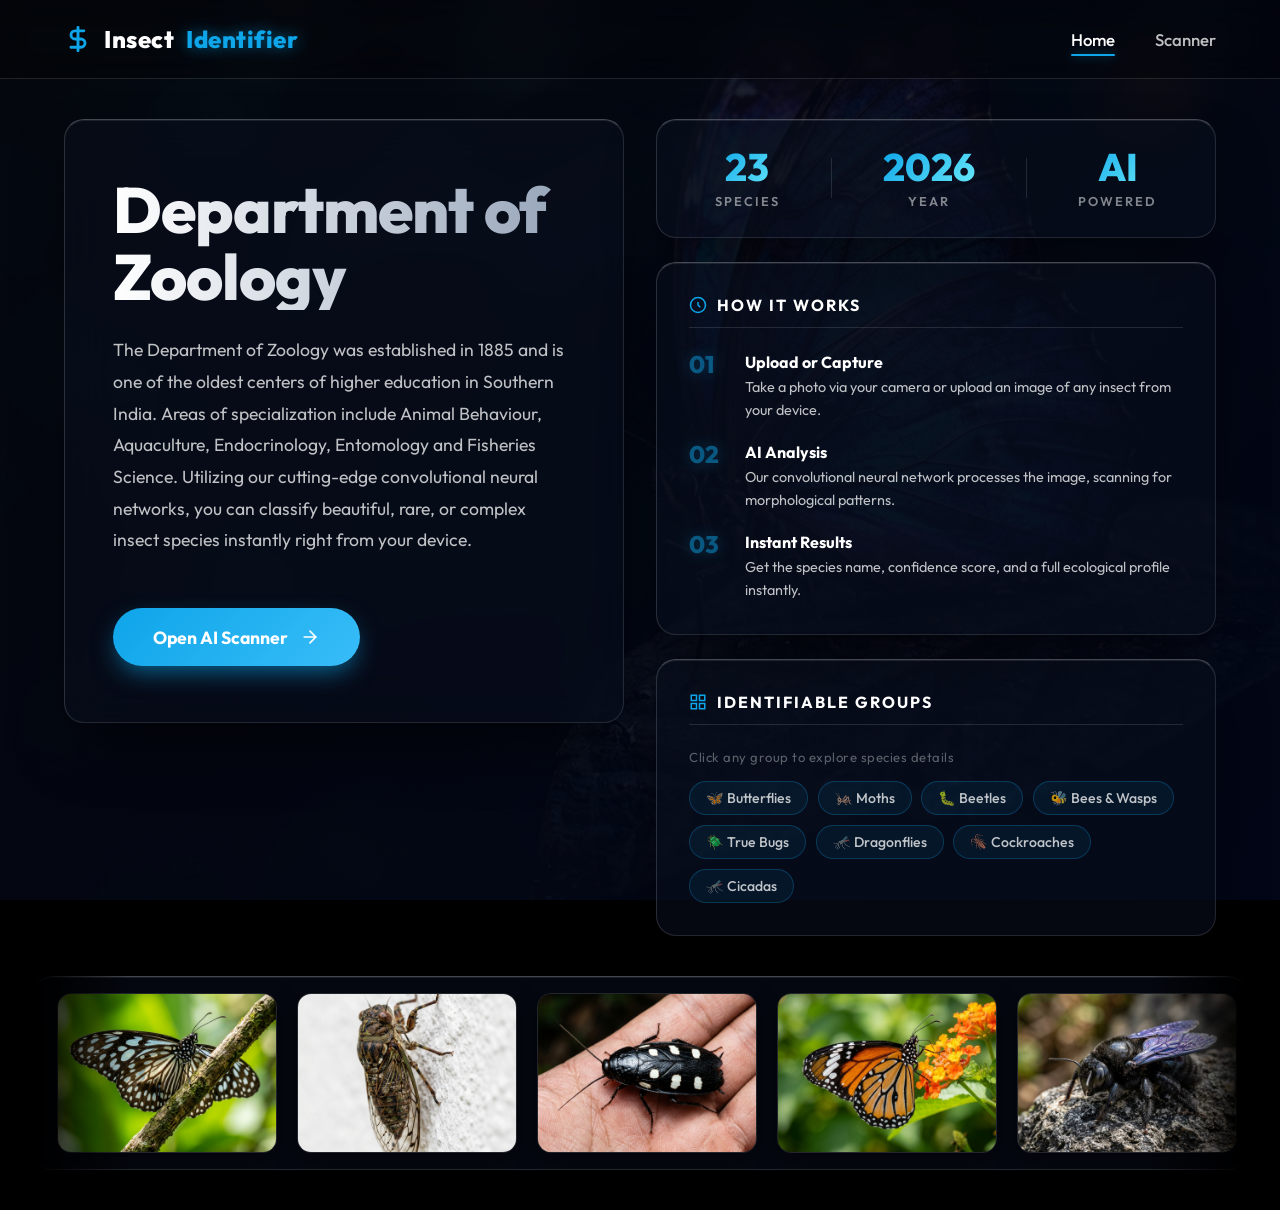
<file: index.html>
<!DOCTYPE html>
<html lang="en">

<head>
    <meta charset="UTF-8">
    <meta name="viewport" content="width=device-width, initial-scale=1.0">
    <title>Insect Identifier | Department of Zoology, MCC</title>
    <link rel="stylesheet" href="./css/style.css?v=8">
</head>

<body>
    <nav class="navbar">
        <a href="./index.html" class="brand">
            <svg width="28" height="28" viewBox="0 0 24 24" fill="none" stroke="var(--accent-primary)"
                stroke-width="2.5" stroke-linecap="round" stroke-linejoin="round">
                <path d="M12 2v20M17 5H9.5a3.5 3.5 0 0 0 0 7h5a3.5 3.5 0 0 1 0 7H6" />
            </svg>
            Insect <span>Identifier</span>
        </a>
        <div class="nav-links">
            <a href="./index.html" class="active">Home</a>
            <a href="./scanner.html">Scanner</a>
        </div>
    </nav>

    <div class="home-container">

        <!-- LEFT: Hero Panel -->
        <section class="hero-content glass-panel">
            <h1>Department of<br>Zoology</h1>
            <p>
                The Department of Zoology was established in 1885 and is one of the oldest centers of higher education
                in Southern India. Areas of specialization include Animal Behaviour, Aquaculture, Endocrinology,
                Entomology and Fisheries Science. Utilizing our cutting-edge convolutional neural networks, you can
                classify beautiful, rare, or complex insect species instantly right from your device.
            </p>
            <br>
            <a href="./scanner.html" class="btn-primary">
                Open AI Scanner
                <svg width="20" height="20" viewBox="0 0 24 24" fill="none" stroke="currentColor" stroke-width="2"
                    stroke-linecap="round" stroke-linejoin="round">
                    <line x1="5" y1="12" x2="19" y2="12"></line>
                    <polyline points="12 5 19 12 12 19"></polyline>
                </svg>
            </a>
        </section>

        <!-- RIGHT: Informative Panel -->
        <aside class="info-sidebar">

            <!-- Stats Row -->
            <div class="stats-row glass-panel">
                <div class="stat-item">
                    <div class="stat-number">23</div>
                    <div class="stat-label">Species</div>
                </div>
                <div class="stat-divider"></div>
                <div class="stat-item">
                    <div class="stat-number">2026</div>
                    <div class="stat-label">Year</div>
                </div>
                <div class="stat-divider"></div>
                <div class="stat-item">
                    <div class="stat-number">AI</div>
                    <div class="stat-label">Powered</div>
                </div>
            </div>

            <!-- How It Works -->
            <div class="how-it-works glass-panel">
                <h3 class="sidebar-title">
                    <svg width="18" height="18" fill="none" stroke="var(--accent-primary)" stroke-width="2" viewBox="0 0 24 24"><circle cx="12" cy="12" r="10"/><path d="M12 8v4l3 3"/></svg>
                    How It Works
                </h3>
                <div class="step-list">
                    <div class="step">
                        <div class="step-num">01</div>
                        <div class="step-info">
                            <div class="step-title">Upload or Capture</div>
                            <div class="step-desc">Take a photo via your camera or upload an image of any insect from your device.</div>
                        </div>
                    </div>
                    <div class="step">
                        <div class="step-num">02</div>
                        <div class="step-info">
                            <div class="step-title">AI Analysis</div>
                            <div class="step-desc">Our convolutional neural network processes the image, scanning for morphological patterns.</div>
                        </div>
                    </div>
                    <div class="step">
                        <div class="step-num">03</div>
                        <div class="step-info">
                            <div class="step-title">Instant Results</div>
                            <div class="step-desc">Get the species name, confidence score, and a full ecological profile instantly.</div>
                        </div>
                    </div>
                </div>
            </div>

            <!-- Species Categories -->
            <div class="categories-panel glass-panel">
                <h3 class="sidebar-title">
                    <svg width="18" height="18" fill="none" stroke="var(--accent-primary)" stroke-width="2" viewBox="0 0 24 24"><path d="M3 3h7v7H3zM14 3h7v7h-7zM3 14h7v7H3zM14 14h7v7h-7z"/></svg>
                    Identifiable Groups
                </h3>
                <p class="category-hint">Click any group to explore species details</p>
                <div class="category-tags">
                    <span class="cat-tag" data-group="butterfly">🦋 Butterflies</span>
                    <span class="cat-tag" data-group="moth">🦗 Moths</span>
                    <span class="cat-tag" data-group="beetle">🐛 Beetles</span>
                    <span class="cat-tag" data-group="bee">🐝 Bees & Wasps</span>
                    <span class="cat-tag" data-group="bug">🪲 True Bugs</span>
                    <span class="cat-tag" data-group="dragonfly">🦟 Dragonflies</span>
                    <span class="cat-tag" data-group="cockroach">🪳 Cockroaches</span>
                    <span class="cat-tag" data-group="cicada">🦟 Cicadas</span>
                </div>
            </div>

        </aside>
    </div>

    <!-- Scrolling Insect Gallery Marquee -->
    <div class="bottom-marquee glass-panel">
        <div class="marquee-track">
            <img src="./img/slider/1.jpg" class="marquee-img" alt="Blue Tiger Butterfly">
            <img src="./img/slider/2.jpg" class="marquee-img" alt="Cicada">
            <img src="./img/slider/3.jpg" class="marquee-img" alt="7-Spotted Cockroach">
            <img src="./img/slider/4.jpg" class="marquee-img" alt="Common Tiger Butterfly">
            <img src="./img/slider/5.jpg" class="marquee-img" alt="Carpenter Bee">
            <!-- Duplicate for seamless loop -->
            <img src="./img/slider/1.jpg" class="marquee-img" alt="Blue Tiger Butterfly">
            <img src="./img/slider/2.jpg" class="marquee-img" alt="Cicada">
            <img src="./img/slider/3.jpg" class="marquee-img" alt="7-Spotted Cockroach">
            <img src="./img/slider/4.jpg" class="marquee-img" alt="Common Tiger Butterfly">
            <img src="./img/slider/5.jpg" class="marquee-img" alt="Carpenter Bee">
        </div>
    </div>

    <!-- ===== SPECIES MODAL ===== -->
    <div class="species-modal-overlay" id="speciesOverlay">
        <div class="species-modal glass-panel">
            <div class="modal-header">
                <h2 id="modalTitle">Species</h2>
                <button class="modal-close" id="modalClose" aria-label="Close">&#x2715;</button>
            </div>
            <div class="modal-species-list" id="modalSpeciesList">
                <!-- Cards injected by JS -->
            </div>
        </div>
    </div>

    <script>
        // ── Species database from JSON file ──
        let SPECIES_DB = {};
        fetch('./insect_details.json')
            .then(res => res.json())
            .then(data => { SPECIES_DB = data; })
            .catch(err => console.error("Could not load species DB:", err));

        // ── Category → label keywords mapping ──
        const CATEGORY_MAP = {
            butterfly: ['Blue tiger','Common gull','Common mormon','Common tiger','Common wanderer','Crimson rose','Emigrant','Eurema','Plain tiger','Tawny coster'],
            moth:      ['Death','Eudocima','Eupterote','Sandwood','Sphinx','Thyas'],
            beetle:    ['Rhinoceros'],
            bee:       ['Carpenter bee','Paper wasp'],
            bug:       ['Pyrochorrid'],
            dragonfly: ['Dragonfly'],
            cockroach: ['cockroach'],
            cicada:    ['Cicada']
        };

        function getSpeciesForGroup(group) {
            const keywords = CATEGORY_MAP[group] || [];
            return Object.entries(SPECIES_DB).filter(([key]) =>
                keywords.some(kw => key.toLowerCase().includes(kw.toLowerCase()))
            );
        }

        function openModal(group, groupLabel) {
            const entries = getSpeciesForGroup(group);
            const list = document.getElementById('modalSpeciesList');
            const title = document.getElementById('modalTitle');

            title.textContent = groupLabel + ' — Field Guide';
            list.innerHTML = '';

            if (entries.length === 0) {
                list.innerHTML = '<p style="color:var(--text-secondary);padding:2rem;">No species data found for this group.</p>';
            } else {
                entries.forEach(([key, html]) => {
                    const card = document.createElement('div');
                    card.className = 'modal-species-card glass-panel';
                    const name = key.replace(/_/g,' ').replace(/\b\w/g, c => c.toUpperCase());
                    card.innerHTML = `
                        <div class="modal-species-name">${name}</div>
                        <div class="modal-species-details details-content">${html}</div>
                    `;
                    list.appendChild(card);
                });
            }

            document.getElementById('speciesOverlay').classList.add('active');
            document.body.style.overflow = 'hidden';
        }

        function closeModal() {
            document.getElementById('speciesOverlay').classList.remove('active');
            document.body.style.overflow = '';
        }

        document.getElementById('modalClose').addEventListener('click', closeModal);
        document.getElementById('speciesOverlay').addEventListener('click', function(e) {
            if (e.target === this) closeModal();
        });
        document.addEventListener('keydown', e => { if (e.key === 'Escape') closeModal(); });

        document.querySelectorAll('.cat-tag').forEach(tag => {
            tag.addEventListener('click', () => {
                openModal(tag.dataset.group, tag.textContent.trim());
            });
        });
    </script>
</body>

</html>
</file>
<file: css/style.css>
@import url('https://fonts.googleapis.com/css2?family=Outfit:wght@300;400;500;600;700;800&display=swap');

:root {
  --text-primary: #ffffff;
  --text-secondary: rgba(255, 255, 255, 0.75);
  --accent-primary: #0ea5e9; /* Deep cyan/blue */
  --accent-glow: rgba(14, 165, 233, 0.6);
  --accent-hover: #38bdf8;
  --glass-bg: rgba(10, 15, 30, 0.55);
  --glass-border: rgba(255, 255, 255, 0.12);
  --success-color: #10b981;
}

* {
  margin: 0;
  padding: 0;
  box-sizing: border-box;
}

body {
  font-family: 'Outfit', sans-serif;
  color: var(--text-primary);
  min-height: 100vh;
  display: flex;
  flex-direction: column;
  background-color: #000;
  position: relative;
  overflow-x: hidden;
}

/* Animations */
@keyframes fadeSlideUp {
  0% { opacity: 0; transform: translateY(20px); }
  100% { opacity: 1; transform: translateY(0); }
}

@keyframes pulseGlow {
  0% { box-shadow: 0 0 15px var(--accent-glow); }
  50% { box-shadow: 0 0 25px var(--accent-glow); }
  100% { box-shadow: 0 0 15px var(--accent-glow); }
}

/* Insect Background Layer */
body::before {
  content: '';
  position: fixed;
  inset: 0;
  background: url('/static/img/bg.png') no-repeat center center fixed;
  background-size: cover;
  z-index: -2;
  transition: transform 0.5s ease;
}

/* Gradient Overlay to ensure readability and mood */
body::after {
  content: '';
  position: fixed;
  inset: 0;
  background: linear-gradient(135deg, rgba(5, 8, 15, 0.85) 0%, rgba(2, 6, 23, 0.95) 100%);
  z-index: -1;
}

/* Glassmorphism Reusable Classes */
.glass-panel {
  background: var(--glass-bg);
  backdrop-filter: blur(24px);
  -webkit-backdrop-filter: blur(24px);
  border: 1px solid var(--glass-border);
  border-top: 1px solid rgba(255, 255, 255, 0.25);
  border-left: 1px solid rgba(255, 255, 255, 0.15);
  border-radius: 20px;
  box-shadow: 0 30px 60px -15px rgba(0, 0, 0, 0.6), inset 0 1px 1px rgba(255,255,255,0.1);
  animation: fadeSlideUp 0.8s cubic-bezier(0.16, 1, 0.3, 1) forwards;
}

/* Navbar */
.navbar {
  display: flex;
  justify-content: space-between;
  align-items: center;
  padding: 1.5rem 5%;
  background: rgba(0, 0, 0, 0.25);
  backdrop-filter: blur(15px);
  border-bottom: 1px solid var(--glass-border);
  position: sticky;
  top: 0;
  z-index: 100;
}
.brand {
  display: flex;
  align-items: center;
  gap: 0.75rem;
  font-size: 1.5rem;
  font-weight: 800;
  color: var(--text-primary);
  text-decoration: none;
  letter-spacing: 0.5px;
  transition: transform 0.3s ease;
}
.brand:hover {
  transform: scale(1.02);
}
.brand span {
  color: var(--accent-primary);
  text-shadow: 0 0 15px var(--accent-glow);
}
.nav-links {
  display: flex;
  gap: 2.5rem;
}
.nav-links a {
  color: var(--text-secondary);
  text-decoration: none;
  font-weight: 500;
  transition: all 0.3s ease;
  font-size: 1.05rem;
  position: relative;
}
.nav-links a::after {
  content: '';
  position: absolute;
  width: 0%;
  height: 2px;
  bottom: -6px;
  left: 0;
  background-color: var(--accent-primary);
  transition: width 0.3s ease;
  border-radius: 2px;
  box-shadow: 0 0 10px var(--accent-glow);
}
.nav-links a.active::after, .nav-links a:hover::after {
  width: 100%;
}
.nav-links a.active, .nav-links a:hover {
  color: var(--text-primary);
}

/* Home Page Layout — Two Columns */
.home-container {
  display: grid;
  grid-template-columns: minmax(300px, 560px) 1fr;
  gap: 2rem;
  align-items: start;
  padding: 2.5rem 5%;
  flex-grow: 1;
  width: 100%;
  max-width: 1400px;
  margin: 0 auto;
}

@media (max-width: 900px) {
  .home-container {
    grid-template-columns: 1fr;
  }
}

.hero-content {
  padding: 3.5rem 3rem;
}
.hero-content h1 {
  font-size: 4rem;
  line-height: 1.05;
  font-weight: 800;
  margin-bottom: 1.5rem;
  background: linear-gradient(to right, #ffffff, #94a3b8);
  -webkit-background-clip: text;
  background-clip: text;
  -webkit-text-fill-color: transparent;
  letter-spacing: -1px;
}
.hero-content p {
  color: var(--text-secondary);
  line-height: 1.8;
  font-size: 1.1rem;
  margin-bottom: 2rem;
}

/* ---- Right Sidebar ---- */
.info-sidebar {
  display: flex;
  flex-direction: column;
  gap: 1.5rem;
  animation: fadeSlideUp 0.9s cubic-bezier(0.16, 1, 0.3, 1) 0.1s both;
}

/* Stats Row */
.stats-row {
  display: flex;
  align-items: center;
  justify-content: space-around;
  padding: 1.75rem 2rem;
}
.stat-item {
  text-align: center;
}
.stat-number {
  font-size: 2.4rem;
  font-weight: 800;
  background: linear-gradient(135deg, var(--accent-primary), #67e8f9);
  -webkit-background-clip: text;
  background-clip: text;
  -webkit-text-fill-color: transparent;
  line-height: 1;
}
.stat-label {
  font-size: 0.8rem;
  text-transform: uppercase;
  letter-spacing: 2px;
  color: rgba(255,255,255,0.5);
  font-weight: 600;
  margin-top: 0.4rem;
}
.stat-divider {
  width: 1px;
  height: 40px;
  background: var(--glass-border);
}

/* How It Works Panel */
.how-it-works, .categories-panel {
  padding: 2rem 2rem;
}
.sidebar-title {
  display: flex;
  align-items: center;
  gap: 0.6rem;
  font-size: 1rem;
  font-weight: 700;
  text-transform: uppercase;
  letter-spacing: 2px;
  color: var(--text-primary);
  margin-bottom: 1.5rem;
  padding-bottom: 0.75rem;
  border-bottom: 1px solid var(--glass-border);
}
.step-list {
  display: flex;
  flex-direction: column;
  gap: 1.25rem;
}
.step {
  display: flex;
  align-items: flex-start;
  gap: 1.25rem;
  transition: transform 0.3s ease;
}
.step:hover {
  transform: translateX(4px);
}
.step-num {
  font-size: 1.5rem;
  font-weight: 800;
  color: var(--accent-primary);
  opacity: 0.5;
  line-height: 1;
  min-width: 36px;
  text-shadow: 0 0 15px var(--accent-glow);
}
.step-title {
  font-size: 1rem;
  font-weight: 700;
  color: var(--text-primary);
  margin-bottom: 0.25rem;
}
.step-desc {
  font-size: 0.9rem;
  color: var(--text-secondary);
  line-height: 1.6;
}

/* Category Tags */
.category-tags {
  display: flex;
  flex-wrap: wrap;
  gap: 0.6rem;
}
.cat-tag {
  background: rgba(14, 165, 233, 0.08);
  border: 1px solid rgba(14, 165, 233, 0.25);
  color: var(--text-secondary);
  padding: 0.45rem 1rem;
  border-radius: 50px;
  font-size: 0.88rem;
  font-weight: 500;
  cursor: default;
  transition: all 0.25s ease;
}
.cat-tag:hover {
  background: rgba(14, 165, 233, 0.18);
  border-color: var(--accent-primary);
  color: var(--text-primary);
  transform: translateY(-2px);
}

.btn-primary {
  display: inline-flex;
  align-items: center;
  gap: 0.75rem;
  background: linear-gradient(135deg, var(--accent-primary), var(--accent-hover));
  color: #fff;
  padding: 1.1rem 2.5rem;
  border-radius: 50px;
  font-weight: 700;
  font-size: 1.1rem;
  text-decoration: none;
  border: none;
  cursor: pointer;
  transition: all 0.4s cubic-bezier(0.175, 0.885, 0.32, 1.275);
  box-shadow: 0 10px 25px -5px var(--accent-glow);
}
.btn-primary:hover {
  transform: translateY(-4px) scale(1.03);
  box-shadow: 0 20px 35px -5px var(--accent-glow);
  color: #fff;
}

/* Scanner Layout */
.scanner-container {
  padding: 3rem 5%;
  max-width: 1400px;
  margin: 0 auto;
  width: 100%;
  flex-grow: 1;
  display: flex;
  flex-direction: column;
}
.scanner-header {
  text-align: center;
  margin-bottom: 3rem;
  padding: 2rem !important;
  opacity: 0;
  animation: fadeSlideUp 0.8s cubic-bezier(0.16, 1, 0.3, 1) forwards;
}
.scanner-header h2 {
  font-size: 2.5rem;
  margin-bottom: 0.5rem;
  font-weight: 800;
  background: linear-gradient(to right, var(--text-primary), var(--accent-hover));
  -webkit-background-clip: text;
  background-clip: text;
  -webkit-text-fill-color: transparent;
}
.scanner-header p {
  color: var(--text-secondary);
  font-size: 1.15rem;
  letter-spacing: 1px;
}

.scanner-workspace {
  display: grid;
  grid-template-columns: 1fr;
  gap: 2.5rem;
  width: 100%;
}
@media (min-width: 950px) {
  .scanner-workspace {
    grid-template-columns: 1.1fr 0.9fr;
  }
}

.panel {
  padding: 2.5rem;
  display: flex;
  flex-direction: column;
  height: 100%;
}
.panel:nth-child(2) {
  animation-delay: 0.15s;
}

/* Media Box */
.preview-box {
  background: rgba(0, 0, 0, 0.5);
  border-radius: 16px;
  width: 100%;
  aspect-ratio: 4/3;
  margin-bottom: 2rem;
  overflow: hidden;
  position: relative;
  display: flex;
  justify-content: center;
  align-items: center;
  border: 1px solid rgba(255,255,255,0.08);
  box-shadow: inset 0 0 30px rgba(0,0,0,0.8);
}
#camera-feed, #uploaded-image {
  width: 100%;
  height: 100%;
  object-fit: contain;
}
#uploaded-image {
  display: none;
}
.view-guide {
  position: absolute;
  inset: 12%;
  border: 2px solid rgba(255, 255, 255, 0.6);
  pointer-events: none;
  border-radius: 20px;
  box-shadow: 0 0 0 9999px rgba(0,0,0,0.45), inset 0 0 15px rgba(255,255,255,0.2);
  transition: all 0.3s ease;
}

.control-btn {
  background-color: rgba(255, 255, 255, 0.05);
  border: 1px solid var(--glass-border);
  color: var(--text-primary);
  padding: 1.1rem;
  border-radius: 12px;
  cursor: pointer;
  font-family: inherit;
  font-size: 1.05rem;
  font-weight: 600;
  transition: all 0.3s cubic-bezier(0.16, 1, 0.3, 1);
  display: flex;
  justify-content: center;
  align-items: center;
  gap: 0.75rem;
  width: 100%;
  backdrop-filter: blur(8px);
}
.control-btn:hover {
  background-color: rgba(255, 255, 255, 0.12);
  border-color: rgba(255, 255, 255, 0.4);
  transform: translateY(-2px);
  box-shadow: 0 10px 20px rgba(0,0,0,0.2);
}

.divider {
  display: flex;
  align-items: center;
  text-align: center;
  color: rgba(255,255,255,0.4);
  font-size: 0.85rem;
  margin: 1.5rem 0;
  text-transform: uppercase;
  letter-spacing: 3px;
  font-weight: 700;
}
.divider::before, .divider::after {
  content: '';
  flex: 1;
  border-bottom: 1px solid rgba(255, 255, 255, 0.1);
}
.divider:not(:empty)::before { margin-right: 1.5em; }
.divider:not(:empty)::after { margin-left: 1.5em; }

/* Right Panel Elements */
.results-panel {
  gap: 2rem;
  justify-content: flex-start;
  display: flex;
  flex-direction: column;
}
.status-header {
  display: flex;
  justify-content: space-between;
  align-items: center;
  padding-bottom: 1.5rem;
  border-bottom: 1px solid var(--glass-border);
}
.status-title {
  font-size: 1.6rem;
  font-weight: 800;
  color: var(--text-secondary);
  transition: color 0.3s;
}
.status-title.active {
  color: var(--success-color);
  text-shadow: 0 0 15px rgba(16, 185, 129, 0.4);
}
.confidence-badge {
  background: rgba(255, 255, 255, 0.08);
  padding: 0.5rem 1.25rem;
  border-radius: 50px;
  font-size: 0.95rem;
  font-weight: 600;
  border: 1px solid rgba(255,255,255,0.2);
  backdrop-filter: blur(10px);
}

.info-block {
  display: flex;
  flex-direction: column;
  gap: 0.8rem;
}
.info-label {
  font-size: 0.85rem;
  text-transform: uppercase;
  letter-spacing: 3px;
  color: rgba(255,255,255,0.5);
  font-weight: 700;
}
.info-value {
  font-size: 2.25rem;
  font-weight: 800;
  letter-spacing: 1px;
  background: linear-gradient(135deg, var(--accent-primary), #67e8f9);
  -webkit-background-clip: text;
  background-clip: text;
  -webkit-text-fill-color: transparent;
  text-shadow: 0 0 30px rgba(14, 165, 233, 0.3);
}

/* Encyclopedia Output Styling */
.suggestion-box {
  background: rgba(14, 165, 233, 0.04);
  border: 1px solid rgba(14, 165, 233, 0.2);
  border-left: 4px solid var(--accent-primary);
  padding: 1.75rem;
  border-radius: 0 16px 16px 0;
  color: var(--text-secondary);
  line-height: 1.7;
  font-size: 1.05rem;
  margin-top: 0.5rem;
  max-height: 400px;
  overflow-y: auto;
  box-shadow: inset 0 0 20px rgba(0,0,0,0.2);
}

/* Custom Webkit Scrollbar for suggestion box */
.suggestion-box::-webkit-scrollbar {
  width: 8px;
}
.suggestion-box::-webkit-scrollbar-track {
  background: rgba(0,0,0,0.2);
  border-radius: 10px;
}
.suggestion-box::-webkit-scrollbar-thumb {
  background: rgba(255,255,255,0.2);
  border-radius: 10px;
}
.suggestion-box::-webkit-scrollbar-thumb:hover {
  background: var(--accent-primary);
}

/* Styles injected from Python HTML String */
.details-content b {
  color: var(--accent-hover);
  letter-spacing: 1px;
  text-transform: uppercase;
  font-size: 0.85rem;
  display: inline-block;
  margin-right: 6px;
}
.details-content i {
  color: #fbbf24;
  font-style: normal;
  font-weight: 700;
  font-size: 0.85rem;
  text-transform: uppercase;
  letter-spacing: 1px;
  display: block;
  margin-bottom: 4px;
}
.details-content div {
  margin-bottom: 0.5rem;
}

#file-input { display: none; }
#capture-canvas { display: none; }

/* Spinner */
.loading-spinner {
  display: none;
  flex-direction: column;
  align-items: center;
  gap: 1.5rem;
  position: absolute;
  inset: 0;
  background: rgba(0,0,0,0.85);
  backdrop-filter: blur(8px);
  justify-content: center;
  z-index: 10;
  border-radius: 12px;
}
.spinner {
  width: 60px;
  height: 60px;
  border: 4px solid rgba(255,255,255,0.05);
  border-top-color: var(--accent-primary);
  border-radius: 50%;
  animation: spin 1s infinite cubic-bezier(0.55, 0.15, 0.45, 0.85);
}
@keyframes spin {
  to { transform: rotate(360deg); }
}

/* =============================================
   Scrolling Insect Gallery (Marquee Strip)
   ============================================= */
@keyframes marqueeScroll {
  0%   { transform: translateX(0); }
  100% { transform: translateX(-50%); }
}

.bottom-marquee {
  width: 95%;
  max-width: 1400px;
  margin: 0 auto 2.5rem auto;
  padding: 1rem 1.5rem;
  border-radius: 20px;
  overflow: hidden;
  position: relative;
  /* Fade edges with a mask */
  -webkit-mask-image: linear-gradient(
    to right,
    transparent 0%,
    black 8%,
    black 92%,
    transparent 100%
  );
  mask-image: linear-gradient(
    to right,
    transparent 0%,
    black 8%,
    black 92%,
    transparent 100%
  );
}

.marquee-track {
  display: flex;
  gap: 1.25rem;
  width: max-content;
  animation: marqueeScroll 28s linear infinite;
}

/* Pause on hover for a polished feel */
.bottom-marquee:hover .marquee-track {
  animation-play-state: paused;
}

.marquee-img {
  height: 160px;
  width: 220px;
  object-fit: cover;
  border-radius: 14px;
  border: 1px solid rgba(255, 255, 255, 0.12);
  box-shadow: 0 8px 24px rgba(0, 0, 0, 0.4);
  transition: transform 0.35s cubic-bezier(0.16, 1, 0.3, 1), box-shadow 0.35s ease;
  flex-shrink: 0;
}

.marquee-img:hover {
  transform: scale(1.07) translateY(-4px);
  box-shadow: 0 16px 40px rgba(14, 165, 233, 0.35);
  border-color: var(--accent-primary);
}

/* =============================================
   Category hint text
   ============================================= */
.category-hint {
  font-size: 0.82rem;
  color: rgba(255,255,255,0.35);
  margin-bottom: 1rem;
  letter-spacing: 0.5px;
}

/* =============================================
   Species Modal
   ============================================= */
@keyframes modalIn {
  from { opacity: 0; transform: translateY(30px) scale(0.97); }
  to   { opacity: 1; transform: translateY(0) scale(1); }
}

.species-modal-overlay {
  position: fixed;
  inset: 0;
  background: rgba(0, 0, 0, 0.75);
  backdrop-filter: blur(10px);
  z-index: 500;
  display: flex;
  align-items: center;
  justify-content: center;
  padding: 2rem;
  opacity: 0;
  pointer-events: none;
  transition: opacity 0.3s ease;
}
.species-modal-overlay.active {
  opacity: 1;
  pointer-events: all;
}
.species-modal {
  width: 100%;
  max-width: 860px;
  max-height: 80vh;
  display: flex;
  flex-direction: column;
  border-radius: 24px;
  overflow: hidden;
  animation: modalIn 0.4s cubic-bezier(0.16, 1, 0.3, 1) both;
}
.modal-header {
  display: flex;
  justify-content: space-between;
  align-items: center;
  padding: 1.75rem 2rem;
  border-bottom: 1px solid var(--glass-border);
  flex-shrink: 0;
}
.modal-header h2 {
  font-size: 1.4rem;
  font-weight: 800;
  background: linear-gradient(to right, #fff, var(--accent-hover));
  -webkit-background-clip: text;
  background-clip: text;
  -webkit-text-fill-color: transparent;
}
.modal-close {
  background: rgba(255,255,255,0.08);
  border: 1px solid var(--glass-border);
  color: var(--text-secondary);
  width: 36px;
  height: 36px;
  border-radius: 50%;
  cursor: pointer;
  font-size: 1rem;
  display: flex;
  align-items: center;
  justify-content: center;
  transition: all 0.2s ease;
}
.modal-close:hover {
  background: rgba(239, 68, 68, 0.2);
  border-color: #ef4444;
  color: #ef4444;
}
.modal-species-list {
  overflow-y: auto;
  padding: 1.5rem 2rem;
  display: flex;
  flex-direction: column;
  gap: 1.25rem;
}
.modal-species-list::-webkit-scrollbar { width: 6px; }
.modal-species-list::-webkit-scrollbar-track { background: transparent; }
.modal-species-list::-webkit-scrollbar-thumb { background: rgba(255,255,255,0.2); border-radius: 10px; }
.modal-species-list::-webkit-scrollbar-thumb:hover { background: var(--accent-primary); }

.modal-species-card {
  padding: 1.5rem;
  border-radius: 14px;
  cursor: default;
}
.modal-species-name {
  font-size: 1.15rem;
  font-weight: 800;
  background: linear-gradient(135deg, var(--accent-primary), #67e8f9);
  -webkit-background-clip: text;
  background-clip: text;
  -webkit-text-fill-color: transparent;
  margin-bottom: 0.75rem;
  letter-spacing: 0.5px;
}
.modal-species-details {
  font-size: 0.92rem;
  color: var(--text-secondary);
  line-height: 1.75;
}
</file>
